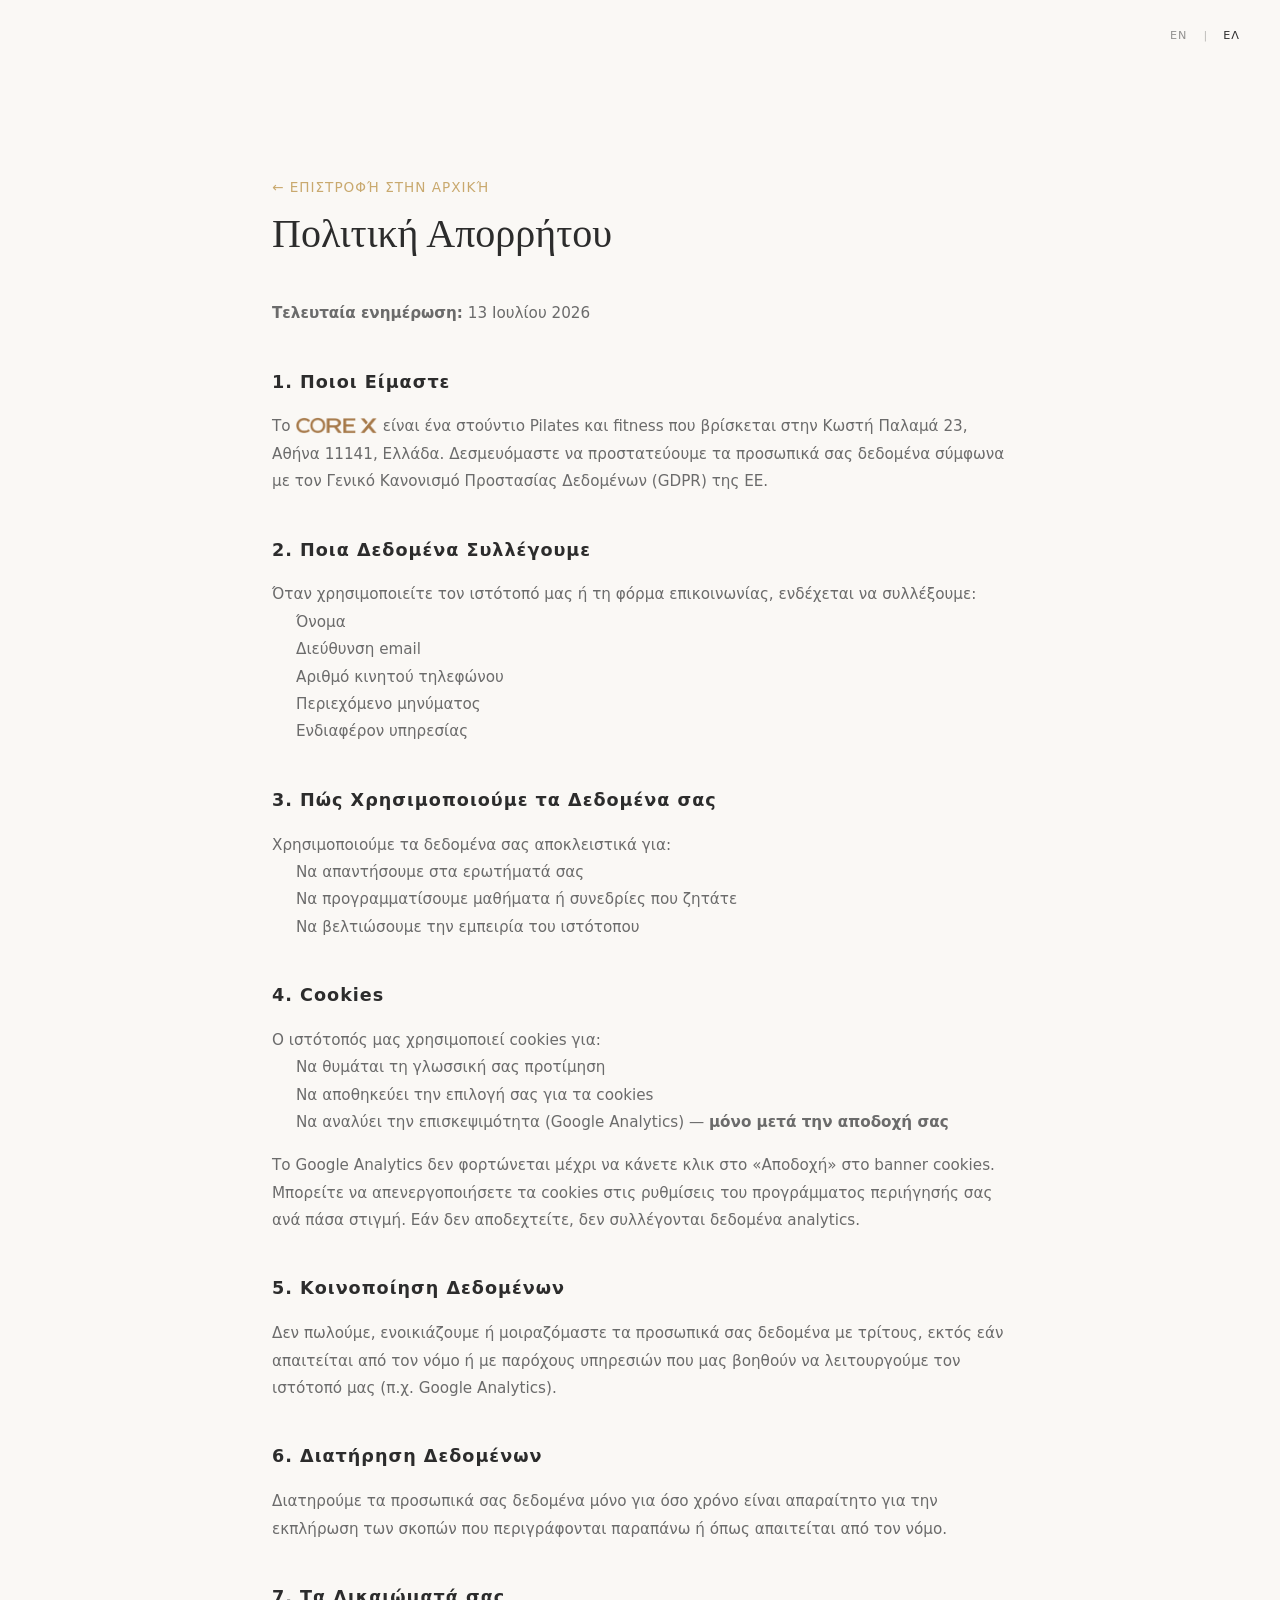
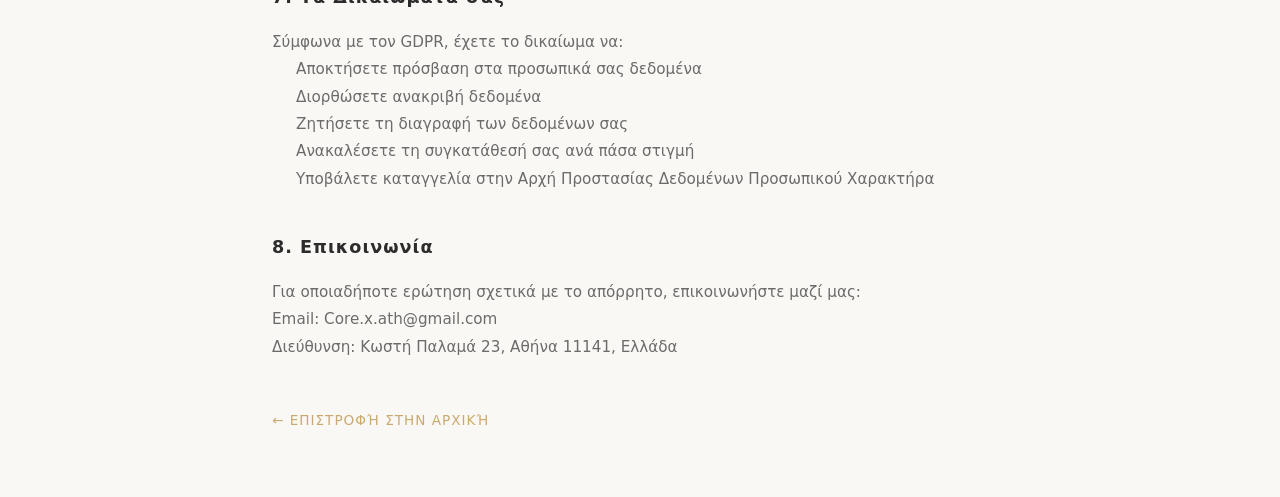
<file: privacy.html>
<!DOCTYPE html>
<html lang="en">
<head>
    <meta charset="UTF-8">
    <meta name="viewport" content="width=device-width, initial-scale=1.0">
    <title>Privacy Policy — CORE X</title>
    <meta name="description" content="Privacy Policy for CORE X Pilates and Fitness Studio in Athens, Greece.">
    <link rel="stylesheet" href="styles.css">
    <style>
        .privacy-page {
            padding: 8rem 2rem 4rem;
            max-width: 800px;
            margin: 0 auto;
            color: var(--color-charcoal);
        }
        .privacy-page h1 {
            font-family: var(--font-heading);
            font-size: 2.5rem;
            font-weight: 300;
            margin-bottom: 2rem;
        }
        .privacy-page h2 {
            font-family: var(--font-body);
            font-size: 1.1rem;
            font-weight: 600;
            letter-spacing: 1px;
            margin-top: 2.5rem;
            margin-bottom: 1rem;
        }
        .privacy-page p, .privacy-page li {
            font-size: 0.95rem;
            line-height: 1.8;
            color: var(--color-text-light);
        }
        .privacy-page ul {
            padding-left: 1.5rem;
            margin-bottom: 1rem;
        }
        .privacy-page a {
            color: var(--color-gold);
        }
        .back-link {
            display: inline-block;
            margin-top: 3rem;
            font-size: 0.85rem;
            letter-spacing: 1px;
            text-transform: uppercase;
            color: var(--color-gold);
            text-decoration: none;
        }
        .back-link:hover {
            color: var(--color-primary);
        }
    </style>
</head>
<body>
    <!-- Language Toggle -->
    <div class="lang-toggle" style="position: fixed; top: 1.5rem; right: 2rem; z-index: 1001; display: flex; align-items: center; gap: 0.5rem;">
        <button class="lang-btn active" data-lang="en" onclick="switchLang('en')" style="background:none;border:none;font-size:0.7rem;letter-spacing:1px;color:rgba(44,44,44,0.5);cursor:pointer;padding:0.3rem 0.5rem;">EN</button>
        <span style="color:rgba(44,44,44,0.3);font-size:0.7rem;">|</span>
        <button class="lang-btn" data-lang="el" onclick="switchLang('el')" style="background:none;border:none;font-size:0.7rem;letter-spacing:1px;color:rgba(44,44,44,0.5);cursor:pointer;padding:0.3rem 0.5rem;">ΕΛ</button>
    </div>

    <div class="privacy-page">
        <a href="index.html" class="back-link" data-en="← Back to Home" data-el="← Επιστροφή στην Αρχική">← Back to Home</a>

        <!-- English Version -->
        <div class="lang-content" data-lang="en">
            <h1>Privacy Policy</h1>
            <p><strong>Last updated:</strong> July 14, 2026</p>

            <h2>1. Who We Are</h2>
            <p><img src="PDF_corex_screenshot-removebg-preview.png" alt="CORE X" class="brand-inline-img"> is a Pilates and fitness studio located at Kosti Palama 23, Athens 11141, Greece. We are committed to protecting your personal data in accordance with the EU General Data Protection Regulation (GDPR).</p>

            <h2>2. What Data We Collect</h2>
            <p>When you use our website or contact form, we may collect:</p>
            <ul>
                <li>Name</li>
                <li>Email address</li>
                <li>Mobile phone number</li>
                <li>Message content</li>
                <li>Service interest</li>
            </ul>

            <h2>3. How We Use Your Data</h2>
            <p>We use your data solely to:</p>
            <ul>
                <li>Respond to your inquiries</li>
                <li>Schedule classes or sessions you request</li>
                <li>Improve our website experience</li>
            </ul>

            <h2>4. Cookies</h2>
            <p>Our website uses cookies to:</p>
            <ul>
                <li>Remember your language preference</li>
                <li>Store your cookie consent choice</li>
                <li>Analyze website traffic (Google Analytics) — <strong>only after you accept cookies</strong></li>
            </ul>
            <p>Google Analytics is not loaded until you click “Accept” on the cookie banner. You can disable cookies in your browser settings at any time. If you do not accept cookies, no analytics data is collected.</p>

            <h2>5. Data Sharing</h2>
            <p>We do not sell, rent, or share your personal data with third parties, except where required by law or with service providers that help us operate our website (e.g., Google Analytics).</p>

            <h2>6. Data Retention</h2>
            <p>We retain your personal data only for as long as necessary to fulfill the purposes described above, or as required by law.</p>

            <h2>7. Your Rights</h2>
            <p>Under GDPR, you have the right to:</p>
            <ul>
                <li>Access your personal data</li>
                <li>Correct inaccurate data</li>
                <li>Request deletion of your data</li>
                <li>Withdraw consent at any time</li>
                <li>Lodge a complaint with the Hellenic Data Protection Authority</li>
            </ul>

            <h2>8. Contact Us</h2>
            <p>For any privacy-related questions, contact us at:<br>
            Email: Core.x.ath@gmail.com<br>
            Address: Kosti Palama 23, Athens 11141, Greece</p>
        </div>

        <!-- Greek Version -->
        <div class="lang-content" data-lang="el" style="display: none;">
            <h1>Πολιτική Απορρήτου</h1>
            <p><strong>Τελευταία ενημέρωση:</strong> 13 Ιουλίου 2026</p>

            <h2>1. Ποιοι Είμαστε</h2>
            <p>Το <img src="PDF_corex_screenshot-removebg-preview.png" alt="CORE X" class="brand-inline-img"> είναι ένα στούντιο Pilates και fitness που βρίσκεται στην Κωστή Παλαμά 23, Αθήνα 11141, Ελλάδα. Δεσμευόμαστε να προστατεύουμε τα προσωπικά σας δεδομένα σύμφωνα με τον Γενικό Κανονισμό Προστασίας Δεδομένων (GDPR) της ΕΕ.</p>

            <h2>2. Ποια Δεδομένα Συλλέγουμε</h2>
            <p>Όταν χρησιμοποιείτε τον ιστότοπό μας ή τη φόρμα επικοινωνίας, ενδέχεται να συλλέξουμε:</p>
            <ul>
                <li>Όνομα</li>
                <li>Διεύθυνση email</li>
                <li>Αριθμό κινητού τηλεφώνου</li>
                <li>Περιεχόμενο μηνύματος</li>
                <li>Ενδιαφέρον υπηρεσίας</li>
            </ul>

            <h2>3. Πώς Χρησιμοποιούμε τα Δεδομένα σας</h2>
            <p>Χρησιμοποιούμε τα δεδομένα σας αποκλειστικά για:</p>
            <ul>
                <li>Να απαντήσουμε στα ερωτήματά σας</li>
                <li>Να προγραμματίσουμε μαθήματα ή συνεδρίες που ζητάτε</li>
                <li>Να βελτιώσουμε την εμπειρία του ιστότοπου</li>
            </ul>

            <h2>4. Cookies</h2>
            <p>Ο ιστότοπός μας χρησιμοποιεί cookies για:</p>
            <ul>
                <li>Να θυμάται τη γλωσσική σας προτίμηση</li>
                <li>Να αποθηκεύει την επιλογή σας για τα cookies</li>
                <li>Να αναλύει την επισκεψιμότητα (Google Analytics) — <strong>μόνο μετά την αποδοχή σας</strong></li>
            </ul>
            <p>Το Google Analytics δεν φορτώνεται μέχρι να κάνετε κλικ στο «Αποδοχή» στο banner cookies. Μπορείτε να απενεργοποιήσετε τα cookies στις ρυθμίσεις του προγράμματος περιήγησής σας ανά πάσα στιγμή. Εάν δεν αποδεχτείτε, δεν συλλέγονται δεδομένα analytics.</p>

            <h2>5. Κοινοποίηση Δεδομένων</h2>
            <p>Δεν πωλούμε, ενοικιάζουμε ή μοιραζόμαστε τα προσωπικά σας δεδομένα με τρίτους, εκτός εάν απαιτείται από τον νόμο ή με παρόχους υπηρεσιών που μας βοηθούν να λειτουργούμε τον ιστότοπό μας (π.χ. Google Analytics).</p>

            <h2>6. Διατήρηση Δεδομένων</h2>
            <p>Διατηρούμε τα προσωπικά σας δεδομένα μόνο για όσο χρόνο είναι απαραίτητο για την εκπλήρωση των σκοπών που περιγράφονται παραπάνω ή όπως απαιτείται από τον νόμο.</p>

            <h2>7. Τα Δικαιώματά σας</h2>
            <p>Σύμφωνα με τον GDPR, έχετε το δικαίωμα να:</p>
            <ul>
                <li>Αποκτήσετε πρόσβαση στα προσωπικά σας δεδομένα</li>
                <li>Διορθώσετε ανακριβή δεδομένα</li>
                <li>Ζητήσετε τη διαγραφή των δεδομένων σας</li>
                <li>Ανακαλέσετε τη συγκατάθεσή σας ανά πάσα στιγμή</li>
                <li>Υποβάλετε καταγγελία στην Αρχή Προστασίας Δεδομένων Προσωπικού Χαρακτήρα</li>
            </ul>

            <h2>8. Επικοινωνία</h2>
            <p>Για οποιαδήποτε ερώτηση σχετικά με το απόρρητο, επικοινωνήστε μαζί μας:<br>
            Email: Core.x.ath@gmail.com<br>
            Διεύθυνση: Κωστή Παλαμά 23, Αθήνα 11141, Ελλάδα</p>
        </div>

        <a href="index.html" class="back-link" data-en="← Back to Home" data-el="← Επιστροφή στην Αρχική">← Back to Home</a>
    </div>

    <script>
        function switchLang(lang) {
            document.querySelectorAll('.lang-content').forEach(el => {
                el.style.display = el.dataset.lang === lang ? 'block' : 'none';
            });
            document.querySelectorAll('.lang-btn').forEach(btn => {
                btn.classList.toggle('active', btn.dataset.lang === lang);
                btn.style.color = btn.dataset.lang === lang ? '#2c2c2c' : 'rgba(44,44,44,0.5)';
                btn.style.fontWeight = btn.dataset.lang === lang ? '500' : '400';
            });
            document.querySelectorAll('[data-' + lang + ']').forEach(el => {
                if (!el.classList.contains('lang-content') && !el.classList.contains('lang-btn')) {
                    el.textContent = el.getAttribute('data-' + lang);
                }
            });
            localStorage.setItem('corex-lang', lang);
        }
        // Check saved language
        const saved = localStorage.getItem('corex-lang');
        if (saved) switchLang(saved);
    </script>
</body>
</html>
</file>
<file: styles.css>
/* ============================================
   CORE X — Pilates. Movement. Fitness.
   Premium Dark/Gold Design System
   ============================================ */

:root {
    --color-primary: #A67C52;
    --color-primary-light: #C4A882;
    --color-primary-dark: #8B6342;
    --color-gold: #C9A96E;
    --color-gold-light: #D4BA8A;
    --color-cream: #F5F0E8;
    --color-offwhite: #FAF8F5;
    --color-charcoal: #2C2C2C;
    --color-dark: #1A1A1A;
    --color-darker: #111111;
    --color-text: #3D3D3D;
    --color-text-light: #6B6B6B;
    --color-white: #FFFFFF;

    --font-heading: Georgia, 'Times New Roman', serif;
    --font-body: system-ui, -apple-system, BlinkMacSystemFont, 'Segoe UI', sans-serif;

    --transition: all 0.3s cubic-bezier(0.4, 0, 0.2, 1);
    --transition-slow: all 0.6s cubic-bezier(0.4, 0, 0.2, 1);
    --shadow-sm: 0 2px 8px rgba(0, 0, 0, 0.06);
    --shadow-md: 0 4px 20px rgba(0, 0, 0, 0.08);
    --shadow-lg: 0 8px 40px rgba(0, 0, 0, 0.12);
    --shadow-gold: 0 4px 20px rgba(201, 169, 110, 0.15);
}

/* Reset & Base */
*, *::before, *::after {
    margin: 0;
    padding: 0;
    box-sizing: border-box;
}

html {
    scroll-behavior: smooth;
    font-size: 16px;
}

body {
    font-family: var(--font-body);
    font-weight: 300;
    color: var(--color-text);
    background-color: var(--color-offwhite);
    line-height: 1.7;
    overflow-x: hidden;
}

body.no-scroll {
    overflow: hidden;
}

img {
    max-width: 100%;
    height: auto;
    display: block;
}

a {
    text-decoration: none;
    color: inherit;
    transition: var(--transition);
}

ul {
    list-style: none;
}

.container {
    max-width: 1200px;
    margin: 0 auto;
    padding: 0 2rem;
}

/* ============================================
   PRELOADER
   ============================================ */
.preloader {
    position: fixed;
    inset: 0;
    z-index: 10000;
    background: var(--color-dark);
    display: flex;
    align-items: center;
    justify-content: center;
    transition: opacity 0.6s ease, visibility 0.6s ease;
}

.preloader.hidden {
    opacity: 0;
    visibility: hidden;
}

.preloader-inner {
    text-align: center;
    display: flex;
    flex-direction: column;
    align-items: center;
}

.preloader-logo-img {
    width: 180px;
    height: auto;
    margin-bottom: 2rem;
}

.preloader-brand-img {
    width: 280px;
    height: auto;
    margin-bottom: 2rem;
    opacity: 0;
    animation: heroFadeUp 1s 0.3s forwards;
}

.preloader-logo {
    font-family: 'Montserrat', var(--font-body);
    font-size: 2rem;
    font-weight: 200;
    letter-spacing: 8px;
    color: var(--color-white);
    margin-bottom: 2rem;
}

/* Brand name styling — matches logo weight contrast */
.brand-core {
    font-family: 'Montserrat', var(--font-body);
    font-weight: 700;
}

.brand-x {
    display: inline-flex;
    align-items: center;
    vertical-align: baseline;
}

.brand-x-svg {
    height: 0.72em;
    width: auto;
    display: inline-block;
    vertical-align: middle;
    position: relative;
    top: -0.08em;
}

.brand-x-svg--sm {
    height: 0.65em;
    top: -0.06em;
}

.brand-x--inline {
    display: inline-flex;
    vertical-align: baseline;
}

.brand-x-svg--inline {
    height: 0.6em;
    top: -0.04em;
}

.brand-inline-img {
    height: 1.1em;
    width: auto;
    display: inline-block;
    vertical-align: middle;
    position: relative;
    top: -0.1em;
    filter: brightness(0) saturate(100%) invert(52%) sepia(30%) saturate(600%) hue-rotate(350deg) brightness(90%);
}

.cta-content .brand-inline-img,
.footer-bottom .brand-inline-img,
.founder .brand-inline-img {
    filter: brightness(0) invert(1);
}

.nav-logo-img {
    height: 50px;
    width: auto;
}

.footer-logo-img {
    width: 75px;
    height: auto;
    display: block;
    margin: 0 auto 1rem auto;
}

.preloader-bar {
    width: 200px;
    height: 2px;
    background: rgba(255, 255, 255, 0.1);
    border-radius: 2px;
    overflow: hidden;
}

.preloader-progress {
    width: 0%;
    height: 100%;
    background: var(--color-gold);
    animation: preloaderFill 1.8s ease-in-out forwards;
}

@keyframes preloaderFill {
    0% { width: 0%; }
    100% { width: 100%; }
}

/* ============================================
   LANGUAGE TOGGLE
   ============================================ */
.lang-toggle {
    position: fixed;
    top: 1.5rem;
    right: 6rem;
    z-index: 1001;
    display: flex;
    align-items: center;
    gap: 0.5rem;
}

.lang-btn {
    background: none;
    border: none;
    font-family: var(--font-body);
    font-size: 0.7rem;
    font-weight: 400;
    letter-spacing: 1px;
    color: rgba(255, 255, 255, 0.6);
    cursor: pointer;
    transition: var(--transition);
    padding: 0.3rem 0.5rem;
}

.lang-btn.active {
    color: var(--color-white);
    font-weight: 500;
}

.lang-btn:hover {
    color: var(--color-gold);
}

.lang-divider {
    color: rgba(255, 255, 255, 0.3);
    font-size: 0.7rem;
}

.navbar.scrolled ~ .lang-toggle .lang-btn,
body .navbar.scrolled + .lang-toggle .lang-btn,
.lang-toggle.scrolled .lang-btn {
    color: rgba(44, 44, 44, 0.5);
}

.navbar.scrolled ~ .lang-toggle .lang-btn.active,
.lang-toggle.scrolled .lang-btn.active {
    color: var(--color-charcoal);
}

.lang-toggle.scrolled .lang-divider {
    color: rgba(44, 44, 44, 0.3);
}

/* ============================================
   NAVIGATION
   ============================================ */
.navbar {
    position: fixed;
    top: 0;
    left: 0;
    width: 100%;
    z-index: 1000;
    padding: 1.2rem 0;
    transition: var(--transition);
}

.navbar.scrolled {
    background: rgba(250, 248, 245, 0.97);
    backdrop-filter: blur(12px);
    padding: 0.8rem 0;
    box-shadow: 0 1px 20px rgba(0, 0, 0, 0.06);
}

.nav-container {
    max-width: 1200px;
    margin: 0 auto;
    padding: 0 2rem;
    display: flex;
    align-items: center;
    justify-content: space-between;
}

.nav-logo {
    display: flex;
    align-items: center;
}

.logo-circle {
    width: 70px;
    height: 70px;
    border-radius: 50%;
    background: var(--color-primary);
    display: flex;
    flex-direction: column;
    align-items: center;
    justify-content: center;
    transition: var(--transition);
}

.logo-circle:hover {
    transform: scale(1.05);
    box-shadow: var(--shadow-gold);
}

.logo-text {
    font-family: var(--font-body);
    font-weight: 600;
    font-size: 0.65rem;
    color: var(--color-white);
    letter-spacing: 2px;
    white-space: nowrap;
}

.logo-subtitle {
    font-family: var(--font-body);
    font-size: 0.28rem;
    color: var(--color-cream);
    letter-spacing: 0.3px;
    font-weight: 300;
    white-space: nowrap;
    margin-top: 1px;
}

.logo-circle-sm {
    width: 75px;
    height: 75px;
}

.logo-circle-sm .logo-text {
    font-size: 0.7rem;
}

.logo-circle-sm .logo-subtitle {
    font-size: 0.3rem;
}

.nav-menu {
    display: flex;
    gap: 2rem;
}

.nav-link {
    font-size: 0.85rem;
    font-weight: 400;
    letter-spacing: 0.5px;
    color: var(--color-white);
    position: relative;
}

.navbar.scrolled .nav-link {
    color: var(--color-charcoal);
}

.nav-link::after {
    content: '';
    position: absolute;
    bottom: -4px;
    left: 0;
    width: 0;
    height: 1px;
    background: var(--color-gold);
    transition: var(--transition);
}

.nav-link:hover::after,
.nav-link.active::after {
    width: 100%;
}

.nav-cta {
    padding: 0.6rem 1.5rem;
    border: 1px solid var(--color-gold);
    color: var(--color-white);
    font-size: 0.8rem;
    font-weight: 400;
    letter-spacing: 1px;
    text-transform: uppercase;
    transition: var(--transition);
}

.navbar.scrolled .nav-cta {
    color: var(--color-charcoal);
    border-color: var(--color-primary);
}

.nav-cta:hover {
    background: var(--color-gold);
    color: var(--color-white);
    box-shadow: var(--shadow-gold);
}

.nav-toggle {
    display: none;
    flex-direction: column;
    gap: 5px;
    background: none;
    border: none;
    cursor: pointer;
    padding: 5px;
}

.nav-toggle span {
    width: 25px;
    height: 2px;
    background: var(--color-white);
    transition: var(--transition);
}

.navbar.scrolled .nav-toggle span {
    background: var(--color-charcoal);
}

/* ============================================
   HERO SECTION — SLIDESHOW
   ============================================ */
.hero {
    position: relative;
    min-height: 100vh;
    display: flex;
    align-items: center;
    justify-content: center;
    overflow: hidden;
}

.hero-slides {
    position: absolute;
    inset: 0;
}

.hero-slide {
    position: absolute;
    inset: 0;
    background-size: cover;
    background-position: center;
    opacity: 0;
    transform: scale(1.05);
    transition: opacity 1.5s ease, transform 6s ease;
}

.hero-slide.active {
    opacity: 1;
    transform: scale(1);
}

.hero-overlay {
    position: absolute;
    inset: 0;
    background: linear-gradient(
        135deg,
        rgba(26, 26, 26, 0.7) 0%,
        rgba(44, 44, 44, 0.5) 50%,
        rgba(26, 26, 26, 0.6) 100%
    );
    z-index: 1;
}

.hero-content {
    position: relative;
    z-index: 2;
    text-align: center;
    color: var(--color-white);
    padding: 2rem;
}

.hero-pretext {
    display: block;
    font-family: var(--font-heading);
    font-style: italic;
    font-size: 2.5rem;
    font-weight: 300;
    color: var(--color-gold-light);
    margin-bottom: -0.5rem;
    opacity: 0;
    transform: translateY(20px);
    animation: heroFadeUp 1s 0.3s forwards;
}

.hero-title {
    font-family: 'Montserrat', var(--font-body);
    font-size: 6rem;
    font-weight: 200;
    letter-spacing: 30px;
    margin-bottom: 0;
    opacity: 0;
    transform: translateY(20px);
    animation: heroFadeUp 1s 0.5s forwards;
}

.hero-brand-img {
    width: 500px;
    max-width: 90vw;
    height: auto;
    margin-bottom: 0;
    opacity: 0;
    transform: translateY(20px);
    animation: heroFadeUp 1s 0.5s forwards;
    filter: brightness(0) invert(1);
}

.hero-divider {
    width: 50px;
    height: 2px;
    background: var(--color-gold);
    margin: 1.5rem auto;
    opacity: 0;
    animation: heroFadeUp 1s 0.7s forwards;
}

.hero-tagline {
    font-size: 1rem;
    font-weight: 300;
    letter-spacing: 4px;
    text-transform: uppercase;
    color: var(--color-cream);
    margin-bottom: 2rem;
    opacity: 0;
    transform: translateY(20px);
    animation: heroFadeUp 1s 0.9s forwards;
}

.hero-services {
    display: flex;
    justify-content: center;
    gap: 3rem;
    margin-bottom: 3rem;
    opacity: 0;
    transform: translateY(20px);
    animation: heroFadeUp 1s 1.1s forwards;
}

.hero-service {
    display: flex;
    flex-direction: column;
    align-items: center;
    gap: 0.5rem;
}

.hero-service svg {
    width: 40px;
    height: 40px;
    color: var(--color-gold);
}

.hero-service span {
    font-size: 0.75rem;
    letter-spacing: 2px;
    text-transform: uppercase;
    font-weight: 300;
}

.hero-btn {
    display: inline-block;
    padding: 1rem 2.5rem;
    border: 1px solid var(--color-gold);
    color: var(--color-white);
    font-size: 0.8rem;
    letter-spacing: 2px;
    text-transform: uppercase;
    transition: var(--transition);
    opacity: 0;
    transform: translateY(20px);
    animation: heroFadeUp 1s 1.3s forwards;
}

.hero-btn:hover {
    background: var(--color-gold);
    color: var(--color-dark);
    box-shadow: var(--shadow-gold);
}

@keyframes heroFadeUp {
    to {
        opacity: 1;
        transform: translateY(0);
    }
}

.hero-scroll {
    position: absolute;
    bottom: 2rem;
    left: 50%;
    transform: translateX(-50%);
    display: flex;
    flex-direction: column;
    align-items: center;
    gap: 0.5rem;
    color: var(--color-cream);
    z-index: 2;
}

.hero-scroll span {
    font-size: 0.7rem;
    letter-spacing: 2px;
    text-transform: uppercase;
}

.scroll-line {
    width: 1px;
    height: 40px;
    background: var(--color-gold);
    animation: scrollPulse 2s infinite;
}

@keyframes scrollPulse {
    0%, 100% { opacity: 0.3; transform: scaleY(0.5); }
    50% { opacity: 1; transform: scaleY(1); }
}

/* ============================================
   SECTION COMMON STYLES
   ============================================ */
.section-label {
    display: inline-block;
    font-size: 0.75rem;
    font-weight: 500;
    letter-spacing: 3px;
    text-transform: uppercase;
    color: var(--color-gold);
    margin-bottom: 1rem;
}

.section-title {
    font-family: var(--font-heading);
    font-size: 3rem;
    font-weight: 300;
    color: var(--color-charcoal);
    line-height: 1.2;
    margin-bottom: 1rem;
}

.section-subtitle {
    font-size: 1rem;
    font-weight: 300;
    color: var(--color-text-light);
    max-width: 500px;
    margin: 0 auto;
}

.section-header {
    text-align: center;
    margin-bottom: 4rem;
}

/* ============================================
   SCROLL REVEAL
   ============================================ */
.reveal {
    opacity: 0;
    transform: translateY(40px);
    transition: opacity 0.8s cubic-bezier(0.4, 0, 0.2, 1), transform 0.8s cubic-bezier(0.4, 0, 0.2, 1);
}

.reveal.visible {
    opacity: 1;
    transform: translateY(0);
}

/* Section header split entrance */
.section-header.reveal .section-label {
    opacity: 0;
    transform: translateX(-30px);
    transition: opacity 0.5s 0.3s ease, transform 0.5s 0.3s ease;
}

.section-header.reveal.visible .section-label {
    opacity: 1;
    transform: translateX(0);
}

.section-header.reveal .section-title {
    opacity: 0;
    transform: translateY(15px);
    transition: opacity 0.5s 0.5s ease, transform 0.5s 0.5s ease;
}

.section-header.reveal.visible .section-title {
    opacity: 1;
    transform: translateY(0);
}

.section-header.reveal .section-subtitle {
    opacity: 0;
    transition: opacity 0.5s 0.7s ease;
}

.section-header.reveal.visible .section-subtitle {
    opacity: 1;
}

/* Staggered reveal for container children */
.reveal-stagger > * {
    opacity: 0;
    transform: translateY(30px);
    transition: opacity 0.5s cubic-bezier(0.4, 0, 0.2, 1), transform 0.5s cubic-bezier(0.4, 0, 0.2, 1);
}

.reveal-stagger.visible > * {
    opacity: 1;
    transform: translateY(0);
}

.reveal-stagger.visible > *:nth-child(1) { transition-delay: 0.1s; }
.reveal-stagger.visible > *:nth-child(2) { transition-delay: 0.2s; }
.reveal-stagger.visible > *:nth-child(3) { transition-delay: 0.3s; }
.reveal-stagger.visible > *:nth-child(4) { transition-delay: 0.4s; }
.reveal-stagger.visible > *:nth-child(5) { transition-delay: 0.5s; }
.reveal-stagger.visible > *:nth-child(6) { transition-delay: 0.6s; }

/* Testimonial cards — alternating slide */
.testimonials-grid.reveal-stagger > *:nth-child(odd) {
    transform: translateX(-40px);
}

.testimonials-grid.reveal-stagger > *:nth-child(even) {
    transform: translateX(40px);
}

.testimonials-grid.reveal-stagger.visible > * {
    transform: translateX(0);
}

/* Class pills scale pop */
.reveal-stagger .class-pill {
    opacity: 0;
    transform: scale(0.7);
    transition: opacity 0.3s ease, transform 0.3s cubic-bezier(0.34, 1.56, 0.64, 1);
}

.reveal-stagger.visible .class-pill {
    opacity: 1;
    transform: scale(1);
    transition-delay: 0.7s;
}

.reveal-grid {
    opacity: 0;
    transition: opacity 0.6s ease;
}

.reveal-grid.visible {
    opacity: 1;
}

.reveal-grid.visible .gallery-item {
    opacity: 0;
    transform: translateY(30px);
    animation: gridReveal 0.6s forwards;
}

.reveal-grid.visible .gallery-item:nth-child(1) { animation-delay: 0.1s; }
.reveal-grid.visible .gallery-item:nth-child(2) { animation-delay: 0.25s; }
.reveal-grid.visible .gallery-item:nth-child(3) { animation-delay: 0.4s; }
.reveal-grid.visible .gallery-item:nth-child(4) { animation-delay: 0.55s; }
.reveal-grid.visible .gallery-item:nth-child(5) { animation-delay: 0.7s; }
.reveal-grid.visible .gallery-item:nth-child(6) { animation-delay: 0.85s; }

@keyframes gridReveal {
    to { opacity: 1; transform: translateY(0); }
}

/* ============================================
   ABOUT SECTION
   ============================================ */
.about {
    padding: 8rem 0;
    background: var(--color-offwhite);
}

.about-grid {
    display: grid;
    grid-template-columns: 1fr 1fr;
    gap: 4rem;
    align-items: center;
}

.about-text {
    font-size: 1rem;
    line-height: 1.8;
    color: var(--color-text-light);
    margin-bottom: 1.5rem;
}

.about-stats {
    display: flex;
    gap: 3rem;
    margin-top: 2.5rem;
    padding-top: 2.5rem;
    border-top: 1px solid rgba(201, 169, 110, 0.2);
}

.stat {
    display: flex;
    flex-direction: column;
}

.stat-number {
    font-family: var(--font-heading);
    font-size: 2.5rem;
    font-weight: 600;
    color: var(--color-primary);
}

.stat-label {
    font-size: 0.8rem;
    letter-spacing: 1px;
    color: var(--color-text-light);
    text-transform: uppercase;
}

.about-image {
    position: relative;
}

.about-image img {
    width: 100%;
    height: 500px;
    object-fit: cover;
    border-radius: 2px;
}

.about-image::before {
    content: '';
    position: absolute;
    top: -20px;
    right: -20px;
    width: 100%;
    height: 100%;
    border: 1px solid var(--color-gold-light);
    border-radius: 2px;
    z-index: -1;
}

/* ============================================
   FOUNDER SECTION
   ============================================ */
.founder {
    padding: 8rem 0;
    background: var(--color-dark);
    color: var(--color-white);
}

.founder-grid {
    display: grid;
    grid-template-columns: 1fr 1.5fr;
    gap: 4rem;
    align-items: start;
}

.founder-photo-placeholder {
    width: 100%;
    aspect-ratio: 3/4;
    background: var(--color-charcoal);
    border-radius: 8px;
    display: flex;
    align-items: center;
    justify-content: center;
    border: 1px solid rgba(255, 255, 255, 0.08);
}

.founder-photo {
    width: 100%;
    height: auto;
    border-radius: 8px;
    object-fit: cover;
}

.founder-photo-placeholder svg {
    width: 60px;
    height: 60px;
    opacity: 0.2;
}

.founder-image img {
    width: 100%;
    height: auto;
    border-radius: 8px;
    object-fit: cover;
}

.founder .section-label {
    color: var(--color-gold);
}

.founder .section-title {
    color: var(--color-white);
    margin-bottom: 0.5rem;
}

.founder-role {
    font-family: var(--font-body);
    font-size: 0.95rem;
    font-weight: 400;
    color: var(--color-gold-light);
    letter-spacing: 1px;
    margin-bottom: 2rem;
}

.founder-text {
    font-size: 0.95rem;
    font-weight: 300;
    color: var(--color-cream);
    line-height: 1.8;
    margin-bottom: 1.2rem;
}

.founder-text em {
    font-style: italic;
    color: var(--color-gold-light);
}

.founder-text strong {
    font-weight: 600;
    color: var(--color-white);
}

.founder-certs {
    list-style: disc;
    padding: 0 0 0 1.5rem;
    margin: 0 0 1.5rem 0;
}

.founder-certs li {
    font-size: 0.9rem;
    font-weight: 400;
    color: var(--color-white);
    padding: 0.3rem 0;
    letter-spacing: 0.5px;
}

.founder-quote {
    margin-top: 2rem;
    padding: 1.5rem 2rem;
    border-left: 3px solid var(--color-gold);
    font-family: var(--font-heading);
    font-style: italic;
    font-size: 1.2rem;
    color: var(--color-gold-light);
    line-height: 1.6;
}

/* ============================================
   SERVICES SECTION
   ============================================ */
.services {
    padding: 8rem 0;
    background: var(--color-cream);
}

.services-grid {
    display: grid;
    grid-template-columns: repeat(2, 1fr);
    gap: 2rem;
}

.service-card {
    display: grid;
    grid-template-columns: 180px 1fr;
    background: var(--color-white);
    border-radius: 2px;
    overflow: hidden;
    transition: var(--transition);
    box-shadow: var(--shadow-sm);
}

.service-card:hover {
    transform: translateY(-5px);
    box-shadow: var(--shadow-lg);
}

.service-image {
    position: relative;
    height: 100%;
    min-height: 200px;
    overflow: hidden;
}

.service-image img {
    width: 100%;
    height: 100%;
    object-fit: cover;
    transition: var(--transition-slow);
}

.service-card:hover .service-image img {
    transform: scale(1.08);
}

.service-overlay {
    position: absolute;
    inset: 0;
    background: linear-gradient(to top, rgba(26, 26, 26, 0.6), transparent);
}

.service-content {
    padding: 1.5rem;
    display: flex;
    flex-direction: column;
    justify-content: center;
}

.service-icon {
    width: 45px;
    height: 45px;
    margin-bottom: 1rem;
}

.service-icon svg {
    width: 100%;
    height: 100%;
    color: var(--color-gold);
}

.service-content h3 {
    font-family: var(--font-heading);
    font-size: 1.5rem;
    font-weight: 400;
    color: var(--color-charcoal);
    margin-bottom: 0.3rem;
}

.service-keywords {
    font-size: 0.8rem;
    color: var(--color-gold);
    letter-spacing: 1px;
    margin-bottom: 1rem;
}

.service-content p:last-child {
    font-size: 0.9rem;
    color: var(--color-text-light);
    line-height: 1.7;
}

/* ============================================
   STUDIO GALLERY
   ============================================ */
.studio {
    padding: 8rem 0;
    background: var(--color-offwhite);
}

.studio-gallery {
    display: grid;
    grid-template-columns: 1fr 1fr 1fr;
    grid-template-rows: 250px 250px 250px;
    gap: 1.5rem;
}

.gallery-item {
    position: relative;
    overflow: hidden;
    border-radius: 2px;
    cursor: pointer;
}

.gallery-item img {
    width: 100%;
    height: 100%;
    object-fit: cover;
    transition: var(--transition-slow);
}

.gallery-item:hover img {
    transform: scale(1.05);
}

.gallery-large {
    grid-column: 1 / 2;
    grid-row: 1 / 4;
}

.gallery-caption {
    position: absolute;
    bottom: 1.5rem;
    left: 1.5rem;
    font-size: 0.8rem;
    letter-spacing: 2px;
    text-transform: uppercase;
    color: var(--color-white);
    opacity: 0;
    transform: translateY(10px);
    transition: var(--transition);
}

.gallery-item:hover .gallery-caption {
    opacity: 1;
    transform: translateY(0);
}

/* ============================================
   LIGHTBOX
   ============================================ */
.lightbox {
    position: fixed;
    inset: 0;
    z-index: 9999;
    background: rgba(0, 0, 0, 0.92);
    display: flex;
    align-items: center;
    justify-content: center;
    opacity: 0;
    visibility: hidden;
    transition: var(--transition);
}

.lightbox.active {
    opacity: 1;
    visibility: visible;
}

.lightbox-close {
    position: absolute;
    top: 2rem;
    right: 2rem;
    background: none;
    border: none;
    color: var(--color-white);
    font-size: 2.5rem;
    cursor: pointer;
    transition: var(--transition);
    line-height: 1;
}

.lightbox-close:hover {
    color: var(--color-gold);
    transform: rotate(90deg);
}

.lightbox-img {
    max-width: 85%;
    max-height: 85vh;
    object-fit: contain;
    border-radius: 2px;
    transform: scale(0.9);
    transition: var(--transition);
}

.lightbox.active .lightbox-img {
    transform: scale(1);
}

/* ============================================
   SCHEDULE SECTION
   ============================================ */
.schedule {
    padding: 8rem 0;
    background: var(--color-cream);
}

.schedule-days {
    display: grid;
    grid-template-columns: repeat(3, 1fr);
    gap: 1.5rem;
}

.schedule-day-card {
    background: var(--color-white);
    border-radius: 4px;
    padding: 1.5rem;
    box-shadow: var(--shadow-sm);
    border: 1px solid rgba(201, 169, 110, 0.12);
}

.schedule-day-title {
    font-size: 0.85rem;
    font-weight: 600;
    letter-spacing: 1.5px;
    text-transform: uppercase;
    color: var(--color-primary-dark);
    margin-bottom: 1rem;
    padding-bottom: 0.75rem;
    border-bottom: 2px solid var(--color-gold-light);
}

.schedule-day-table {
    width: 100%;
    border-collapse: collapse;
}

.schedule-day-table td {
    padding: 0.35rem 0;
    font-size: 0.82rem;
    font-weight: 400;
    color: var(--color-charcoal);
    text-align: center;
    border-bottom: 1px solid rgba(201, 169, 110, 0.08);
}

.schedule-day-table td:first-child {
    text-align: left;
    font-weight: 500;
    font-size: 0.8rem;
    color: var(--color-primary-dark);
}

.schedule-day-table tr:last-child td {
    border-bottom: none;
}

.class-pill {
    display: inline-block;
    padding: 0.4rem 1rem;
    border-radius: 20px;
    font-size: 0.75rem;
    font-weight: 400;
    letter-spacing: 0.5px;
    transition: var(--transition);
}

.class-pill:hover {
    transform: scale(1.05);
}

.class-pill.pilates {
    background: rgba(166, 124, 82, 0.15);
    color: var(--color-primary-dark);
}

.class-pill.strength {
    background: rgba(44, 44, 44, 0.1);
    color: var(--color-charcoal);
}

/* ============================================
   CTA SECTION
   ============================================ */
.cta {
    position: relative;
    padding: 8rem 0;
    background: url('cta-background.jpg') center/cover no-repeat fixed;
}

.cta-overlay {
    position: absolute;
    inset: 0;
    background: rgba(26, 26, 26, 0.88);
}

.cta-content {
    position: relative;
    z-index: 2;
    text-align: center;
    color: var(--color-white);
}

.cta-content h2 {
    font-family: var(--font-heading);
    font-size: 3rem;
    font-weight: 300;
    margin-bottom: 1rem;
    line-height: 1.3;
}

.cta-content p {
    font-size: 1rem;
    font-weight: 300;
    color: var(--color-cream);
    margin-bottom: 2.5rem;
}

/* ============================================
   TESTIMONIALS SECTION
   ============================================ */
.testimonials {
    padding: 8rem 0;
    background: var(--color-dark);
}

.testimonials .section-label {
    color: var(--color-gold);
}

.testimonials .section-title {
    color: var(--color-white);
}

.testimonials-grid {
    display: grid;
    grid-template-columns: repeat(3, 1fr);
    gap: 2rem;
}

.testimonial-card {
    background: rgba(255, 255, 255, 0.03);
    border: 1px solid rgba(201, 169, 110, 0.15);
    border-radius: 2px;
    padding: 2.5rem;
    transition: var(--transition);
}

.testimonial-card:hover {
    border-color: var(--color-gold);
    background: rgba(201, 169, 110, 0.05);
    transform: translateY(-3px);
}

.testimonial-stars {
    color: var(--color-gold);
    font-size: 1rem;
    letter-spacing: 2px;
    margin-bottom: 1.2rem;
}

.testimonial-text {
    font-size: 0.95rem;
    font-style: italic;
    line-height: 1.8;
    color: rgba(255, 255, 255, 0.8);
    margin-bottom: 1.5rem;
}

.testimonial-author {
    font-size: 0.85rem;
    font-weight: 500;
    color: var(--color-gold-light);
    letter-spacing: 1px;
}

/* ============================================
   BUTTONS
   ============================================ */
.btn-primary {
    display: inline-block;
    padding: 1rem 2.5rem;
    background: var(--color-primary);
    color: var(--color-white);
    font-family: var(--font-body);
    font-size: 0.8rem;
    font-weight: 400;
    letter-spacing: 2px;
    text-transform: uppercase;
    border: none;
    cursor: pointer;
    transition: var(--transition);
    position: relative;
    overflow: hidden;
}

.btn-primary:hover {
    background: var(--color-primary-dark);
    transform: translateY(-2px);
    box-shadow: var(--shadow-md);
}

.btn-full {
    width: 100%;
    text-align: center;
}

.btn-primary .btn-loader {
    display: none;
    width: 18px;
    height: 18px;
    border: 2px solid rgba(255, 255, 255, 0.3);
    border-top-color: var(--color-white);
    border-radius: 50%;
    animation: spin 0.6s linear infinite;
    margin: 0 auto;
}

.btn-primary.loading .btn-text {
    display: none;
}

.btn-primary.loading .btn-loader {
    display: block;
}

@keyframes spin {
    to { transform: rotate(360deg); }
}

/* ============================================
   CONTACT SECTION
   ============================================ */
.contact {
    padding: 8rem 0;
    background: var(--color-offwhite);
}

.contact-grid {
    display: grid;
    grid-template-columns: 1fr 1fr;
    gap: 4rem;
}

.contact-details {
    display: flex;
    flex-direction: column;
    gap: 2rem;
    margin-top: 2rem;
}

.contact-item {
    display: flex;
    gap: 1.2rem;
    align-items: flex-start;
}

.contact-icon {
    width: 24px;
    height: 24px;
    flex-shrink: 0;
    color: var(--color-gold);
    margin-top: 2px;
}

.contact-icon svg {
    width: 100%;
    height: 100%;
}

.contact-item h4 {
    font-size: 0.85rem;
    font-weight: 500;
    color: var(--color-charcoal);
    margin-bottom: 0.2rem;
    letter-spacing: 0.5px;
}

.contact-item p {
    font-size: 0.9rem;
    color: var(--color-text-light);
    line-height: 1.6;
}

.address-link {
    color: inherit;
    text-decoration: none;
    transition: var(--transition);
}

.address-link:hover {
    color: var(--color-gold);
    text-decoration: underline;
}

.contact-form-wrapper {
    background: var(--color-white);
    padding: 3rem;
    border-radius: 2px;
    box-shadow: var(--shadow-md);
    border: 1px solid rgba(201, 169, 110, 0.1);
}

.contact-form {
    display: flex;
    flex-direction: column;
    gap: 1.5rem;
}

/* Honeypot hidden field */
.form-hp {
    position: absolute;
    left: -9999px;
    opacity: 0;
    height: 0;
    overflow: hidden;
}

.form-group input,
.form-group select,
.form-group textarea {
    width: 100%;
    padding: 1rem 1.2rem;
    font-family: var(--font-body);
    font-size: 0.9rem;
    font-weight: 300;
    border: 1px solid rgba(201, 169, 110, 0.2);
    background: var(--color-offwhite);
    color: var(--color-text);
    transition: var(--transition);
    outline: none;
    border-radius: 2px;
}

.form-group input:focus,
.form-group select:focus,
.form-group textarea:focus {
    border-color: var(--color-gold);
    box-shadow: 0 0 0 3px rgba(201, 169, 110, 0.1);
}

.form-group textarea {
    resize: vertical;
    min-height: 100px;
}

.form-group select {
    appearance: none;
    background-image: url("data:image/svg+xml,%3Csvg xmlns='http://www.w3.org/2000/svg' width='12' height='12' viewBox='0 0 12 12'%3E%3Cpath fill='%23C9A96E' d='M6 8L1 3h10z'/%3E%3C/svg%3E");
    background-repeat: no-repeat;
    background-position: right 1rem center;
    padding-right: 2.5rem;
}

/* ============================================
   FOOTER
   ============================================ */
.footer {
    background: var(--color-darker);
    padding: 5rem 0 2rem;
    color: var(--color-cream);
}

.footer-grid {
    display: grid;
    grid-template-columns: 2fr 1fr 1fr 1fr;
    gap: 3rem;
    margin-bottom: 4rem;
}

.footer-tagline {
    font-size: 0.9rem;
    font-weight: 300;
    margin-top: 1rem;
    color: var(--color-text-light);
    letter-spacing: 1px;
    text-align: center;
}

.footer-links h4,
.footer-hours h4,
.footer-social h4 {
    font-size: 0.8rem;
    font-weight: 500;
    letter-spacing: 2px;
    text-transform: uppercase;
    color: var(--color-gold-light);
    margin-bottom: 1.5rem;
}

.footer-links ul li,
.footer-hours ul li {
    margin-bottom: 0.8rem;
}

.footer-links a {
    font-size: 0.9rem;
    font-weight: 300;
    color: var(--color-text-light);
}

.footer-links a:hover {
    color: var(--color-gold);
}

.footer-hours ul li {
    font-size: 0.9rem;
    font-weight: 300;
    color: var(--color-text-light);
}

.footer-hours .summer-hours {
    font-size: 0.82rem;
    color: var(--color-gold);
}

.footer-phone {
    margin-top: 1.2rem;
    font-size: 0.9rem;
    font-weight: 400;
}

.footer-phone a {
    color: var(--color-gold-light);
}

.footer-phone a:hover {
    color: var(--color-gold);
}

.social-links {
    display: flex;
    gap: 1rem;
}

.social-links a {
    width: 40px;
    height: 40px;
    border: 1px solid rgba(201, 169, 110, 0.3);
    border-radius: 50%;
    display: flex;
    align-items: center;
    justify-content: center;
    transition: var(--transition);
}

.social-links a:hover {
    background: var(--color-gold);
    border-color: var(--color-gold);
    transform: translateY(-2px);
}

.social-links svg {
    width: 18px;
    height: 18px;
    color: var(--color-cream);
}

.social-links a:hover svg {
    color: var(--color-dark);
}

.footer-bottom {
    padding-top: 2rem;
    border-top: 1px solid rgba(255, 255, 255, 0.06);
    text-align: center;
}

.footer-bottom p {
    font-size: 0.8rem;
    font-weight: 300;
    color: var(--color-text-light);
}

/* ============================================
   COOKIE BAR
   ============================================ */
.cookie-bar {
    position: fixed;
    bottom: 0;
    left: 0;
    right: 0;
    z-index: 9998;
    background: var(--color-dark);
    padding: 1.2rem 2rem;
    display: flex;
    align-items: center;
    justify-content: space-between;
    gap: 2rem;
    transform: translateY(100%);
    transition: transform 0.5s ease;
    border-top: 1px solid rgba(201, 169, 110, 0.2);
}

.cookie-bar.visible {
    transform: translateY(0);
}

.cookie-bar p {
    font-size: 0.85rem;
    color: rgba(255, 255, 255, 0.8);
    font-weight: 300;
}

.cookie-accept {
    padding: 0.6rem 1.5rem;
    background: var(--color-gold);
    color: var(--color-dark);
    border: none;
    font-family: var(--font-body);
    font-size: 0.75rem;
    font-weight: 500;
    letter-spacing: 1px;
    text-transform: uppercase;
    cursor: pointer;
    transition: var(--transition);
    white-space: nowrap;
    border-radius: 2px;
}

.cookie-accept:hover {
    background: var(--color-gold-light);
    transform: translateY(-1px);
}

/* ============================================
   BACK TO TOP
   ============================================ */
.back-to-top {
    position: fixed;
    bottom: 2rem;
    right: 2rem;
    z-index: 999;
    width: 45px;
    height: 45px;
    background: var(--color-primary);
    border: none;
    border-radius: 50%;
    display: flex;
    align-items: center;
    justify-content: center;
    cursor: pointer;
    opacity: 0;
    visibility: hidden;
    transform: translateY(10px);
    transition: var(--transition);
    box-shadow: var(--shadow-md);
}

.back-to-top.visible {
    opacity: 1;
    visibility: visible;
    transform: translateY(0);
}

.back-to-top:hover {
    background: var(--color-gold);
    transform: translateY(-3px);
    box-shadow: var(--shadow-gold);
}

.back-to-top svg {
    width: 20px;
    height: 20px;
    color: var(--color-white);
}

/* ============================================
   WHATSAPP FLOATING BUTTON
   ============================================ */
.whatsapp-float {
    position: fixed;
    bottom: 2rem;
    left: 2rem;
    z-index: 999;
    width: 56px;
    height: 56px;
    min-width: 56px;
    min-height: 56px;
    max-width: 56px;
    max-height: 56px;
    background: #25D366;
    border-radius: 50%;
    display: flex;
    align-items: center;
    justify-content: center;
    box-shadow: 0 4px 12px rgba(37, 211, 102, 0.4);
    transition: var(--transition);
}

@media (hover: hover) and (pointer: fine) {
    .whatsapp-float:hover {
        background: #1ebe57;
        transform: scale(1.1);
        box-shadow: 0 6px 20px rgba(37, 211, 102, 0.5);
    }
}

.whatsapp-float svg {
    width: 30px;
    height: 30px;
    min-width: 30px;
    min-height: 30px;
    max-width: 30px;
    max-height: 30px;
    flex-shrink: 0;
}

/* ============================================
   RESPONSIVE DESIGN
   ============================================ */
@media (max-width: 1024px) {
    .services-grid {
        grid-template-columns: 1fr;
        max-width: 600px;
        margin: 0 auto;
    }

    .service-card {
        grid-template-columns: 140px 1fr;
    }

    .service-image {
        min-height: 180px;
        height: auto;
    }

    .about-grid {
        grid-template-columns: 1fr;
        gap: 3rem;
    }

    .about-image {
        order: -1;
    }

    .about-image::before {
        display: none;
    }

    .contact-grid {
        grid-template-columns: 1fr;
    }

    .footer-grid {
        grid-template-columns: 1fr 1fr;
        gap: 2rem;
    }

    .studio-gallery {
        grid-template-columns: 1fr 1fr;
        grid-template-rows: auto;
        height: auto;
    }

    .gallery-item {
        height: 250px;
    }

    .gallery-large {
        grid-column: 1 / 3;
        grid-row: auto;
        height: 300px;
    }

    .testimonials-grid {
        grid-template-columns: 1fr;
        max-width: 600px;
        margin: 0 auto;
    }

    .founder-grid {
        grid-template-columns: 1fr;
        max-width: 600px;
        margin: 0 auto;
    }

    .founder-photo-placeholder {
        max-width: 300px;
        margin: 0 auto;
    }

    .founder-image img {
        max-width: 300px;
        margin: 0 auto;
    }
}

@media (max-width: 768px) {
    .hero-title {
        font-size: 3.5rem;
        letter-spacing: 15px;
    }

    .hero-pretext {
        font-size: 1.8rem;
    }

    .hero-services {
        flex-direction: row;
        gap: 2rem;
    }

    .section-title {
        font-size: 2.2rem;
    }

    .nav-menu {
        position: fixed;
        top: 0;
        right: -100%;
        width: 80%;
        max-width: 350px;
        height: 100vh;
        background: var(--color-dark);
        flex-direction: column;
        align-items: center;
        justify-content: center;
        gap: 2.5rem;
        transition: var(--transition);
        box-shadow: var(--shadow-lg);
    }

    .nav-menu.active {
        right: 0;
    }

    .nav-menu .nav-link {
        color: var(--color-white);
        font-size: 1rem;
    }

    .nav-cta {
        display: none;
    }

    .nav-toggle {
        display: flex;
    }

    .nav-toggle.active span:nth-child(1) {
        transform: rotate(45deg) translate(5px, 5px);
    }

    .nav-toggle.active span:nth-child(2) {
        opacity: 0;
    }

    .nav-toggle.active span:nth-child(3) {
        transform: rotate(-45deg) translate(5px, -5px);
    }

    .lang-toggle {
        right: 4.5rem;
        top: 1.8rem;
    }

    .schedule {
        overflow-x: hidden;
    }

    .schedule .container {
        max-width: 100%;
        overflow-x: hidden;
    }

    .schedule-days {
        grid-template-columns: 1fr;
        gap: 1rem;
    }

    .schedule-day-card {
        padding: 1.2rem;
    }

    .footer-grid {
        grid-template-columns: 1fr;
        text-align: center;
    }

    .social-links {
        justify-content: center;
    }

    .cta-content h2 {
        font-size: 2rem;
    }

    .cta {
        background-attachment: scroll;
    }

    .service-card {
        grid-template-columns: 100px 1fr;
    }

    .service-content h3 {
        font-size: 1.1rem;
    }

    .service-content p:last-child {
        font-size: 0.8rem;
    }

    .service-keywords {
        font-size: 0.7rem;
    }

    .service-icon {
        width: 30px;
        height: 30px;
        margin-bottom: 0.5rem;
    }

    .cookie-bar {
        flex-direction: column;
        text-align: center;
        gap: 1rem;
        padding: 1.5rem;
    }

    .whatsapp-float {
        width: 48px;
        height: 48px;
        min-width: 48px;
        min-height: 48px;
        max-width: 48px;
        max-height: 48px;
        bottom: 1.5rem;
        left: 1.5rem;
    }

    .whatsapp-float svg {
        width: 26px;
        height: 26px;
        min-width: 26px;
        min-height: 26px;
        max-width: 26px;
        max-height: 26px;
    }
}

@media (max-width: 480px) {
    .hero-title {
        font-size: 2.5rem;
        letter-spacing: 10px;
    }

    .container {
        padding: 0 1.2rem;
    }

    .about, .services, .studio, .schedule, .contact, .testimonials {
        padding: 5rem 0;
    }

    .contact-form-wrapper {
        padding: 2rem 1.5rem;
    }

    .about-stats {
        flex-direction: row;
        gap: 1rem;
        justify-content: center;
    }

    .lang-toggle {
        right: 4rem;
        top: 1.5rem;
    }

    .studio-gallery {
        grid-template-columns: 1fr;
    }

    .gallery-large {
        grid-column: auto;
        height: 280px;
    }

    .gallery-item {
        height: 220px;
    }
}

/* ============================================
   REDUCED MOTION
   ============================================ */
@media (prefers-reduced-motion: reduce) {
    *, *::before, *::after {
        animation-duration: 0.01ms !important;
        animation-iteration-count: 1 !important;
        transition-duration: 0.01ms !important;
    }

    .hero-slide {
        transition: opacity 0.3s ease;
        transform: none;
    }

    .hero-slide.active {
        transform: none;
    }

    .scroll-line {
        animation: none;
    }
}
</file>
